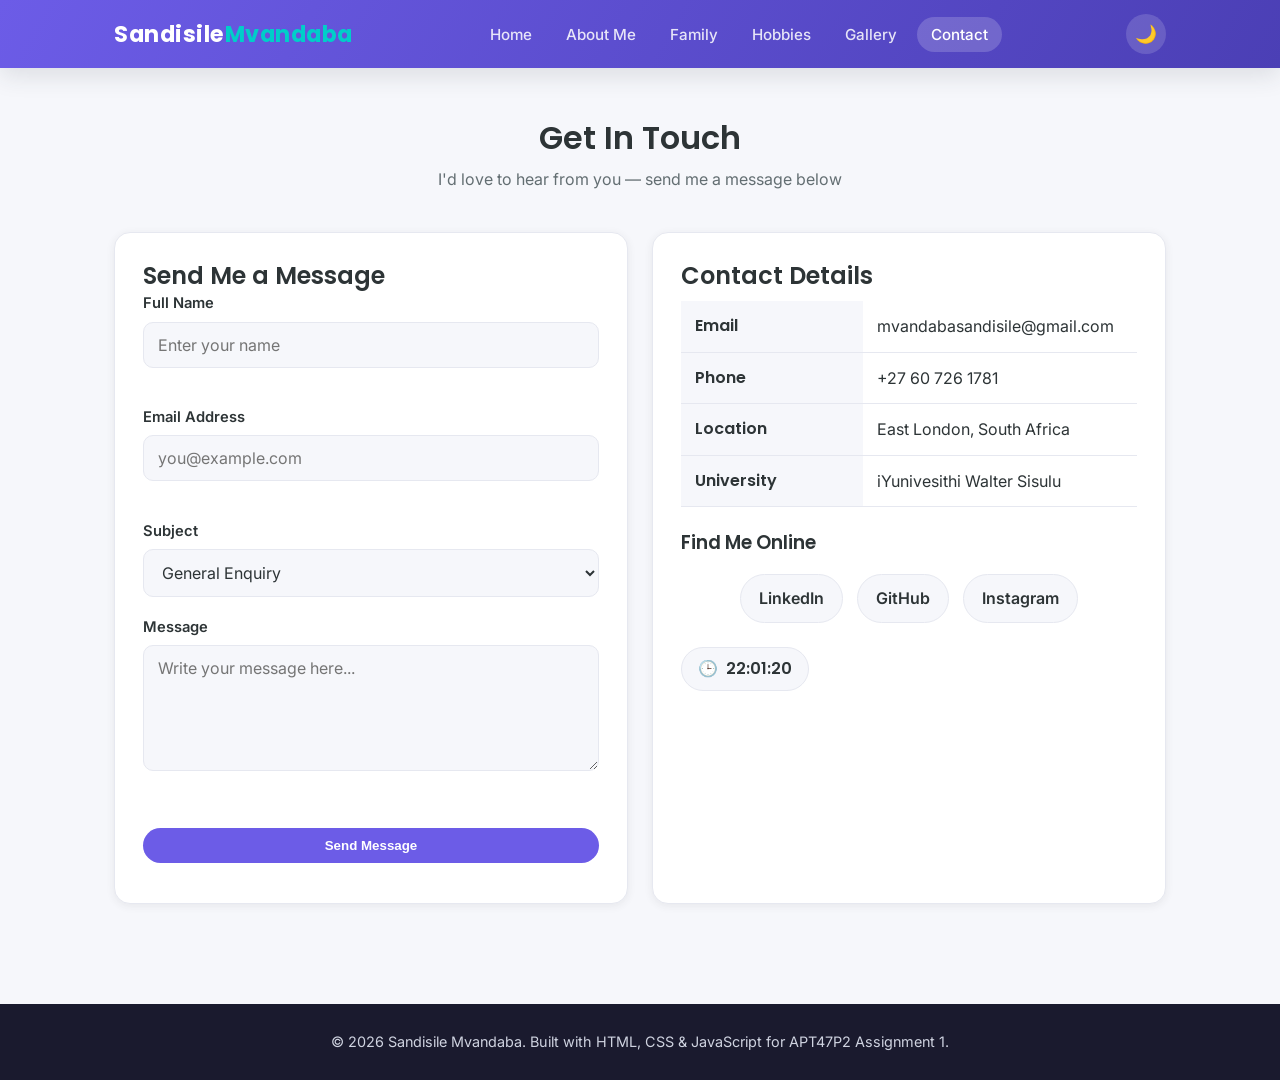
<file: contact.html>
<!DOCTYPE html>
<html lang="en">
<head>
<meta charset="UTF-8">
<meta name="viewport" content="width=device-width, initial-scale=1.0">
<title>Contact | Sandisile Sandy Mvandaba</title>
<link rel="preconnect" href="https://fonts.googleapis.com">
<link href="https://fonts.googleapis.com/css2?family=Poppins:wght@500;600;700&family=Inter:wght@400;500;600&display=swap" rel="stylesheet">
<link rel="stylesheet" href="style.css">
</head>
<body>

  <header class="site-header">
    <div class="nav-wrapper">
      <div class="brand">Sandisile<span>Mvandaba</span></div>
      <button class="nav-toggle" id="navToggle" aria-label="Toggle navigation">&#9776;</button>
      <ul class="nav-links" id="navLinks">
        <li><a href="index.html">Home</a></li>
        <li><a href="about.html">About Me</a></li>
        <li><a href="family.html">Family</a></li>
        <li><a href="hobbies.html">Hobbies</a></li>
        <li><a href="gallery.html">Gallery</a></li>
        <li><a href="contact.html">Contact</a></li>
      </ul>
      <button id="darkModeToggle" aria-label="Toggle dark mode">🌙</button>
    </div>
  </header>

  <main>
    <div class="container">

      <div class="page-title">
        <h1>Get In Touch</h1>
        <p>I'd love to hear from you — send me a message below</p>
      </div>

      <div class="grid grid-2">

        <div class="card">
          <h2>Send Me a Message</h2>
          <form id="contactForm" novalidate>
            <div class="form-group">
              <label for="name">Full Name</label>
              <input type="text" id="name" name="name" placeholder="Enter your name">
              <span class="error-text" id="nameError"></span>
            </div>

            <div class="form-group">
              <label for="email">Email Address</label>
              <input type="email" id="email" name="email" placeholder="you@example.com">
              <span class="error-text" id="emailError"></span>
            </div>

            <div class="form-group">
              <label for="subject">Subject</label>
              <select id="subject" name="subject">
                <option value="general">General Enquiry</option>
                <option value="project">Project Collaboration</option>
                <option value="other">Other</option>
              </select>
            </div>

            <div class="form-group">
              <label for="message">Message</label>
              <textarea id="message" name="message" rows="5" placeholder="Write your message here..."></textarea>
              <span class="error-text" id="messageError"></span>
            </div>

            <button type="submit" class="toggle-btn" style="width:100%;">Send Message</button>
            <div id="formStatus"></div>
          </form>
        </div>

        <div class="card">
          <h2>Contact Details</h2>
          <table>
            <tr><th>Email</th><td>mvandabasandisile@gmail.com</td></tr>
            <tr><th>Phone</th><td>+27 60 726 1781</td></tr>
            <tr><th>Location</th><td>East London, South Africa</td></tr>
            <tr><th>University</th><td>iYunivesithi Walter Sisulu</td></tr>
          </table>

          <h3 style="margin-top:24px;">Find Me Online</h3>
          <div class="socials">
            <a href="https://www.linkedin.com/in/sandisile-mvandaba-104009211/" target="_blank" rel="noopener">LinkedIn</a>
            <a href="https://github.com/MVANDSA" target="_blank" rel="noopener">GitHub</a>
            <a href="https://www.instagram.com/sandy_mvandaba?stkn=MTM2MHk1MGw4MjVkaQ==" target="_blank" rel="noopener">Instagram</a>
          </div>

          <div class="clock-badge" style="margin-top:24px;">
            🕒 <span id="digitalClock"></span>
          </div>
        </div>

      </div>

    </div>
  </main>

  <footer>
    <p>&copy; <span id="year"></span> Sandisile Mvandaba. Built with HTML, CSS &amp; JavaScript for APT47P2 Assignment 1.</p>
  </footer>

  <script src="script.js"></script>
</body>
</html>
</file>
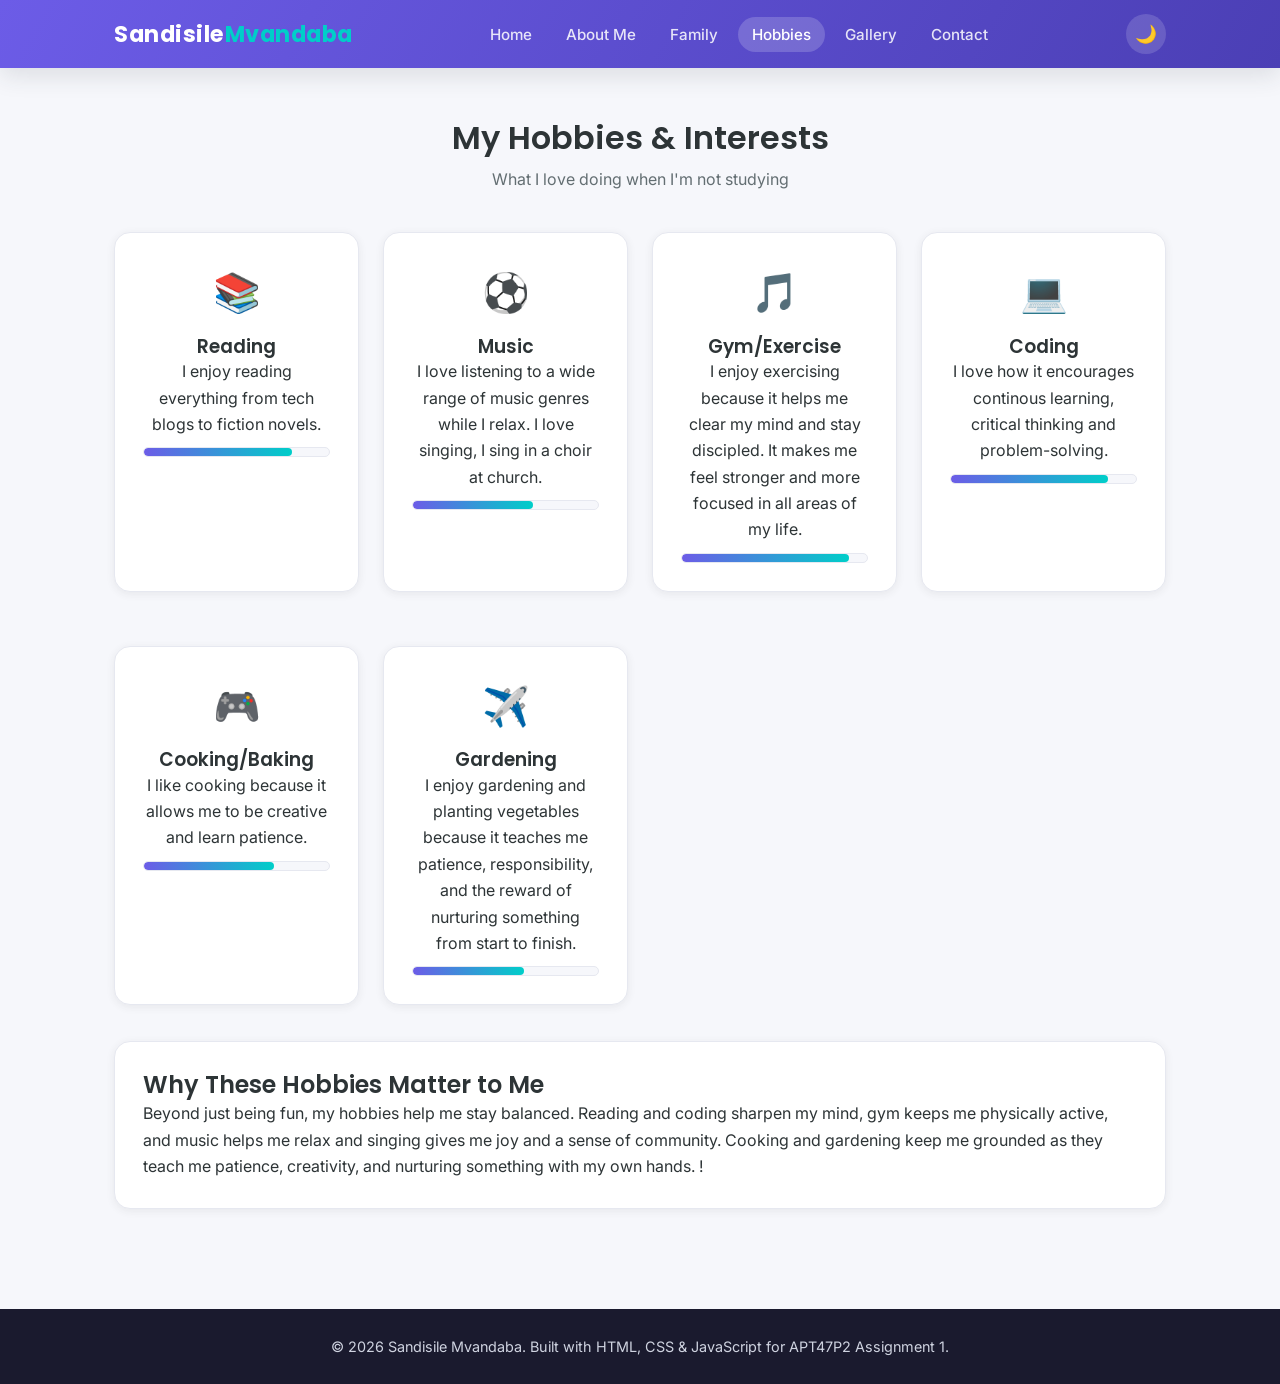
<file: hobbies.html>
<!DOCTYPE html>
<html lang="en">
<head>
<meta charset="UTF-8">
<meta name="viewport" content="width=device-width, initial-scale=1.0">
<title>Hobbies | Sandisile Mvandaba</title>
<link rel="preconnect" href="https://fonts.googleapis.com">
<link href="https://fonts.googleapis.com/css2?family=Poppins:wght@500;600;700&family=Inter:wght@400;500;600&display=swap" rel="stylesheet">
<link rel="stylesheet" href="style.css">
</head>
<body>

  <header class="site-header">
    <div class="nav-wrapper">
      <div class="brand">Sandisile<span>Mvandaba</span></div>
      <button class="nav-toggle" id="navToggle" aria-label="Toggle navigation">&#9776;</button>
      <ul class="nav-links" id="navLinks">
        <li><a href="index.html">Home</a></li>
        <li><a href="about.html">About Me</a></li>
        <li><a href="family.html">Family</a></li>
        <li><a href="hobbies.html">Hobbies</a></li>
        <li><a href="gallery.html">Gallery</a></li>
        <li><a href="contact.html">Contact</a></li>
      </ul>
      <button id="darkModeToggle" aria-label="Toggle dark mode">🌙</button>
    </div>
  </header>

  <main>
    <div class="container">

      <div class="page-title">
        <h1>My Hobbies &amp; Interests</h1>
        <p>What I love doing when I'm not studying</p>
      </div>

      <div class="grid grid-3">

        <div class="card hobby-card">
          <div class="hobby-icon">📚</div>
          <h3>Reading</h3>
          <p>I enjoy reading everything from tech blogs to fiction novels.</p>
          <div class="progress"><div class="progress-bar" data-level="80"></div></div>
        </div>

        <div class="card hobby-card">
          <div class="hobby-icon">⚽</div>
          <h3>Music</h3>
          <p>I love listening to a wide range of music genres while I relax. I love singing, I sing in a choir at church.</p>
          <div class="progress"><div class="progress-bar" data-level="65"></div></div>
        </div>

        <div class="card hobby-card">
          <div class="hobby-icon">🎵</div>
          <h3>Gym/Exercise</h3>
          <p>I enjoy exercising because it helps me clear my mind and stay discipled. It makes me feel stronger and more focused in all areas of my life.</p>
          <div class="progress"><div class="progress-bar" data-level="90"></div></div>
        </div>

        <div class="card hobby-card">
          <div class="hobby-icon">💻</div>
          <h3>Coding</h3>
          <p>I love how it encourages continous learning, critical thinking and problem-solving.</p>
          <div class="progress"><div class="progress-bar" data-level="85"></div></div>
        </div>

        <div class="card hobby-card">
          <div class="hobby-icon">🎮</div>
          <h3>Cooking/Baking</h3>
          <p>I like cooking because it allows me to be creative and learn patience.</p>
          <div class="progress"><div class="progress-bar" data-level="70"></div></div>
        </div>

        <div class="card hobby-card">
          <div class="hobby-icon">✈️</div>
          <h3>Gardening</h3>
          <p>I enjoy gardening and planting vegetables because it teaches me patience, responsibility, and the reward of nurturing something from start to finish.</p>
          <div class="progress"><div class="progress-bar" data-level="60"></div></div>
        </div>

      </div>

      <div class="card" style="margin-top:6px;">
        <h2>Why These Hobbies Matter to Me</h2>
        <p>
          Beyond just being fun, my hobbies help me stay balanced.  Reading and coding sharpen
          my mind, gym keeps me physically active, and music helps me relax and singing gives me joy and a sense of community. Cooking and gardening keep me grounded as they teach me patience, creativity, and nurturing something with my own hands. !
        </p>
      </div>

    </div>
  </main>

  <footer>
    <p>&copy; <span id="year"></span> Sandisile Mvandaba. Built with HTML, CSS &amp; JavaScript for APT47P2 Assignment 1.</p>
  </footer>

  <script src="script.js"></script>
</body>
</html>
</file>
<file: style.css>
/* =========================================================
   Portfolio Website — Main Stylesheet
   Consistent design system used across every page
   ========================================================= */

:root {
  --clr-primary: #6c5ce7;
  --clr-primary-dark: #4b3fb5;
  --clr-secondary: #00cec9;
  --clr-accent: #fd79a8;
  --clr-bg: #f6f7fb;
  --clr-card: #ffffff;
  --clr-text: #2d3436;
  --clr-text-light: #636e72;
  --clr-border: #e6e8f0;
  --shadow-sm: 0 2px 8px rgba(45, 52, 54, 0.08);
  --shadow-md: 0 8px 24px rgba(45, 52, 54, 0.12);
  --radius: 16px;
  --max-width: 1100px;
  --font-heading: 'Poppins', 'Segoe UI', sans-serif;
  --font-body: 'Inter', 'Segoe UI', sans-serif;
  --transition: 0.25s ease;
}

/* Dark mode palette (toggled via JS by adding .dark-mode to <body>) */
body.dark-mode {
  --clr-bg: #1a1a2e;
  --clr-card: #23233a;
  --clr-text: #f1f2f6;
  --clr-text-light: #b2bec3;
  --clr-border: #33334d;
  --shadow-sm: 0 2px 8px rgba(0, 0, 0, 0.35);
  --shadow-md: 0 8px 24px rgba(0, 0, 0, 0.45);
}

* {
  box-sizing: border-box;
  margin: 0;
  padding: 0;
}

html {
  scroll-behavior: smooth;
}

body {
  font-family: var(--font-body);
  background: var(--clr-bg);
  color: var(--clr-text);
  line-height: 1.65;
  transition: background var(--transition), color var(--transition);
  min-height: 100vh;
  display: flex;
  flex-direction: column;
}

h1, h2, h3, h4 {
  font-family: var(--font-heading);
  font-weight: 600;
  line-height: 1.25;
  color: var(--clr-text);
}

a {
  color: var(--clr-primary);
  text-decoration: none;
  transition: color var(--transition);
}

a:hover {
  color: var(--clr-accent);
}

img {
  max-width: 100%;
  display: block;
}

ul {
  list-style: none;
}

.container {
  max-width: var(--max-width);
  margin: 0 auto;
  padding: 0 24px;
  width: 100%;
}

/* ---------- Header / Navigation ---------- */
.site-header {
  background: linear-gradient(120deg, var(--clr-primary), var(--clr-primary-dark));
  position: sticky;
  top: 0;
  z-index: 100;
  box-shadow: var(--shadow-md);
}

.nav-wrapper {
  max-width: var(--max-width);
  margin: 0 auto;
  padding: 14px 24px;
  display: flex;
  align-items: center;
  justify-content: space-between;
}

.brand {
  font-family: var(--font-heading);
  font-size: 1.4rem;
  font-weight: 700;
  color: #fff;
  letter-spacing: 0.5px;
}

.brand span {
  color: var(--clr-secondary);
}

.nav-links {
  display: flex;
  gap: 6px;
  flex-wrap: wrap;
}

.nav-links a {
  color: rgba(255, 255, 255, 0.85);
  padding: 8px 14px;
  border-radius: 999px;
  font-weight: 500;
  font-size: 0.95rem;
  transition: background var(--transition), color var(--transition);
}

.nav-links a:hover,
.nav-links a.active {
  background: rgba(255, 255, 255, 0.18);
  color: #fff;
}

.nav-toggle {
  display: none;
  background: none;
  border: none;
  font-size: 1.6rem;
  color: #fff;
  cursor: pointer;
}

#darkModeToggle {
  background: rgba(255, 255, 255, 0.15);
  border: none;
  color: #fff;
  width: 40px;
  height: 40px;
  border-radius: 50%;
  cursor: pointer;
  font-size: 1.1rem;
  display: flex;
  align-items: center;
  justify-content: center;
  transition: background var(--transition), transform var(--transition);
}

#darkModeToggle:hover {
  background: rgba(255, 255, 255, 0.3);
  transform: rotate(20deg);
}

/* ---------- Hero (Home page) ---------- */
.hero {
  background: linear-gradient(135deg, var(--clr-primary) 0%, var(--clr-secondary) 100%);
  color: #fff;
  padding: 70px 0 90px;
  text-align: center;
  clip-path: polygon(0 0, 100% 0, 100% 92%, 0 100%);
}

.hero-photo {
  width: 170px;
  height: 170px;
  border-radius: 50%;
  border: 5px solid rgba(255, 255, 255, 0.85);
  box-shadow: var(--shadow-md);
  object-fit: cover;
  margin: 0 auto 24px;
}

.hero h1 {
  color: #fff;
  font-size: 2.4rem;
  margin-bottom: 6px;
}

.hero .tagline {
  font-size: 1.15rem;
  color: rgba(255, 255, 255, 0.9);
  margin-bottom: 22px;
}

.btn {
  display: inline-block;
  background: #fff;
  color: var(--clr-primary-dark);
  font-weight: 600;
  padding: 12px 28px;
  border-radius: 999px;
  box-shadow: var(--shadow-sm);
  border: none;
  cursor: pointer;
  font-size: 1rem;
  transition: transform var(--transition), box-shadow var(--transition);
}

.btn:hover {
  transform: translateY(-3px);
  box-shadow: var(--shadow-md);
  color: var(--clr-primary-dark);
}

.btn-outline {
  background: transparent;
  border: 2px solid #fff;
  color: #fff;
  margin-left: 10px;
}

#welcomeMessage {
  margin-top: 22px;
  font-weight: 600;
  font-size: 1.05rem;
  min-height: 1.4em;
  color: #fff;
}

/* ---------- Main content area ---------- */
main {
  flex: 1;
  padding: 50px 0 70px;
}

.page-title {
  text-align: center;
  margin-bottom: 40px;
}

.page-title h1 {
  font-size: 2rem;
  margin-bottom: 8px;
}

.page-title p {
  color: var(--clr-text-light);
}

/* ---------- Cards / Sections ---------- */
.card {
  background: var(--clr-card);
  border: 1px solid var(--clr-border);
  border-radius: var(--radius);
  box-shadow: var(--shadow-sm);
  padding: 28px;
  margin-bottom: 30px;
  transition: background var(--transition), border-color var(--transition), transform var(--transition);
}

.card:hover {
  transform: translateY(-4px);
  box-shadow: var(--shadow-md);
}

.grid {
  display: grid;
  gap: 24px;
}

.grid-2 { grid-template-columns: repeat(auto-fit, minmax(260px, 1fr)); }
.grid-3 { grid-template-columns: repeat(auto-fit, minmax(220px, 1fr)); }
.grid-4 { grid-template-columns: repeat(auto-fit, minmax(180px, 1fr)); }

/* ---------- Info table ---------- */
table {
  width: 100%;
  border-collapse: collapse;
  margin-top: 10px;
}

table caption {
  text-align: left;
  font-weight: 600;
  margin-bottom: 10px;
  color: var(--clr-text-light);
}

th, td {
  text-align: left;
  padding: 12px 14px;
  border-bottom: 1px solid var(--clr-border);
}

th {
  background: var(--clr-bg);
  font-family: var(--font-heading);
  font-weight: 600;
  width: 40%;
}

/* ---------- Family / profile cards ---------- */
.person-card {
  text-align: center;
}

.person-card img {
  width: 130px;
  height: 130px;
  border-radius: 50%;
  object-fit: cover;
  margin: 0 auto 14px;
  border: 4px solid var(--clr-bg);
  box-shadow: var(--shadow-sm);
}

.person-card h3 {
  margin-bottom: 2px;
}

.person-card .role {
  color: var(--clr-secondary);
  font-weight: 600;
  font-size: 0.9rem;
  margin-bottom: 10px;
}

/* ---------- Hobbies ---------- */
.hobby-card {
  text-align: center;
}

.hobby-icon {
  font-size: 2.4rem;
  margin-bottom: 10px;
}

.progress {
  background: var(--clr-bg);
  border-radius: 999px;
  height: 10px;
  overflow: hidden;
  margin-top: 10px;
  border: 1px solid var(--clr-border);
}

.progress-bar {
  height: 100%;
  background: linear-gradient(90deg, var(--clr-primary), var(--clr-secondary));
  border-radius: 999px;
  width: 0%;
  transition: width 1.2s ease;
}

/* ---------- Gallery / slideshow ---------- */
.slideshow {
  position: relative;
  max-width: 640px;
  margin: 0 auto 20px;
  border-radius: var(--radius);
  overflow: hidden;
  box-shadow: var(--shadow-md);
}

.slideshow img {
  width: 100%;
  height: 380px;
  object-fit: cover;
  display: none;
  animation: fadeIn 0.6s ease;
}

.slideshow img.active {
  display: block;
}

@keyframes fadeIn {
  from { opacity: 0; }
  to { opacity: 1; }
}

.slide-caption {
  position: absolute;
  bottom: 0;
  left: 0;
  right: 0;
  background: linear-gradient(transparent, rgba(0,0,0,0.65));
  color: #fff;
  padding: 30px 18px 14px;
  font-weight: 500;
}

.slide-btn {
  position: absolute;
  top: 50%;
  transform: translateY(-50%);
  background: rgba(0, 0, 0, 0.4);
  color: #fff;
  border: none;
  font-size: 1.4rem;
  width: 42px;
  height: 42px;
  border-radius: 50%;
  cursor: pointer;
  transition: background var(--transition);
}

.slide-btn:hover { background: rgba(0, 0, 0, 0.7); }
.slide-prev { left: 12px; }
.slide-next { right: 12px; }

.slide-dots {
  text-align: center;
  margin-bottom: 40px;
}

.dot {
  display: inline-block;
  width: 10px;
  height: 10px;
  border-radius: 50%;
  background: var(--clr-border);
  margin: 0 5px;
  cursor: pointer;
  transition: background var(--transition);
}

.dot.active { background: var(--clr-primary); }

.gallery-grid img {
  width: 100%;
  height: 170px;
  object-fit: cover;
  border-radius: 12px;
  cursor: pointer;
  box-shadow: var(--shadow-sm);
  transition: transform var(--transition);
}

.gallery-grid img:hover {
  transform: scale(1.04);
}

/* Lightbox */
.lightbox {
  display: none;
  position: fixed;
  inset: 0;
  background: rgba(0, 0, 0, 0.85);
  z-index: 200;
  align-items: center;
  justify-content: center;
  flex-direction: column;
  padding: 20px;
}

.lightbox.open { display: flex; }

.lightbox img {
  max-width: 90vw;
  max-height: 80vh;
  border-radius: 10px;
}

.lightbox-close {
  position: absolute;
  top: 20px;
  right: 30px;
  color: #fff;
  font-size: 2rem;
  background: none;
  border: none;
  cursor: pointer;
}

/* ---------- Contact form ---------- */
.form-group {
  margin-bottom: 18px;
}

label {
  display: block;
  font-weight: 600;
  margin-bottom: 6px;
  font-size: 0.92rem;
}

input, textarea, select {
  width: 100%;
  padding: 12px 14px;
  border-radius: 10px;
  border: 1px solid var(--clr-border);
  background: var(--clr-bg);
  color: var(--clr-text);
  font-family: var(--font-body);
  font-size: 1rem;
  transition: border-color var(--transition), box-shadow var(--transition);
}

input:focus, textarea:focus, select:focus {
  outline: none;
  border-color: var(--clr-primary);
  box-shadow: 0 0 0 3px rgba(108, 92, 231, 0.18);
}

.error-text {
  color: #e74c3c;
  font-size: 0.82rem;
  margin-top: 5px;
  min-height: 1.1em;
  display: block;
}

#formStatus {
  margin-top: 16px;
  padding: 12px 16px;
  border-radius: 10px;
  font-weight: 500;
  display: none;
}

#formStatus.show { display: block; }
#formStatus.success { background: #d4f8e8; color: #1a7a4c; }
#formStatus.fail { background: #fde2e2; color: #b02a2a; }

.socials {
  display: flex;
  gap: 14px;
  margin-top: 20px;
  justify-content: center;
  flex-wrap: wrap;
}

.socials a {
  background: var(--clr-bg);
  border: 1px solid var(--clr-border);
  padding: 10px 18px;
  border-radius: 999px;
  font-weight: 600;
  color: var(--clr-text);
}

.socials a:hover {
  background: var(--clr-primary);
  color: #fff;
}

/* ---------- Clock ---------- */
.clock-badge {
  display: inline-flex;
  align-items: center;
  gap: 8px;
  background: var(--clr-bg);
  border: 1px solid var(--clr-border);
  padding: 8px 16px;
  border-radius: 999px;
  font-weight: 600;
  font-family: var(--font-heading);
}

/* ---------- Show/hide toggle ---------- */
.toggle-btn {
  background: var(--clr-primary);
  color: #fff;
  border: none;
  padding: 10px 20px;
  border-radius: 999px;
  cursor: pointer;
  font-weight: 600;
  margin: 12px 0;
  transition: background var(--transition), transform var(--transition);
}

.toggle-btn:hover {
  background: var(--clr-primary-dark);
  transform: translateY(-2px);
}

.hidden-content {
  display: none;
  animation: fadeIn 0.4s ease;
}

.hidden-content.show {
  display: block;
}

/* ---------- Footer ---------- */
footer {
  background: #1a1a2e;
  color: #cfd3e0;
  text-align: center;
  padding: 26px 20px;
  font-size: 0.9rem;
}

footer a {
  color: var(--clr-secondary);
}

/* ---------- Responsive ---------- */
@media (max-width: 780px) {
  .nav-toggle {
    display: block;
  }

  .nav-links {
    display: none;
    width: 100%;
    flex-direction: column;
    gap: 2px;
    margin-top: 12px;
  }

  .nav-links.open {
    display: flex;
  }

  .nav-wrapper {
    flex-wrap: wrap;
  }

  .hero h1 {
    font-size: 1.9rem;
  }
}
</file>
